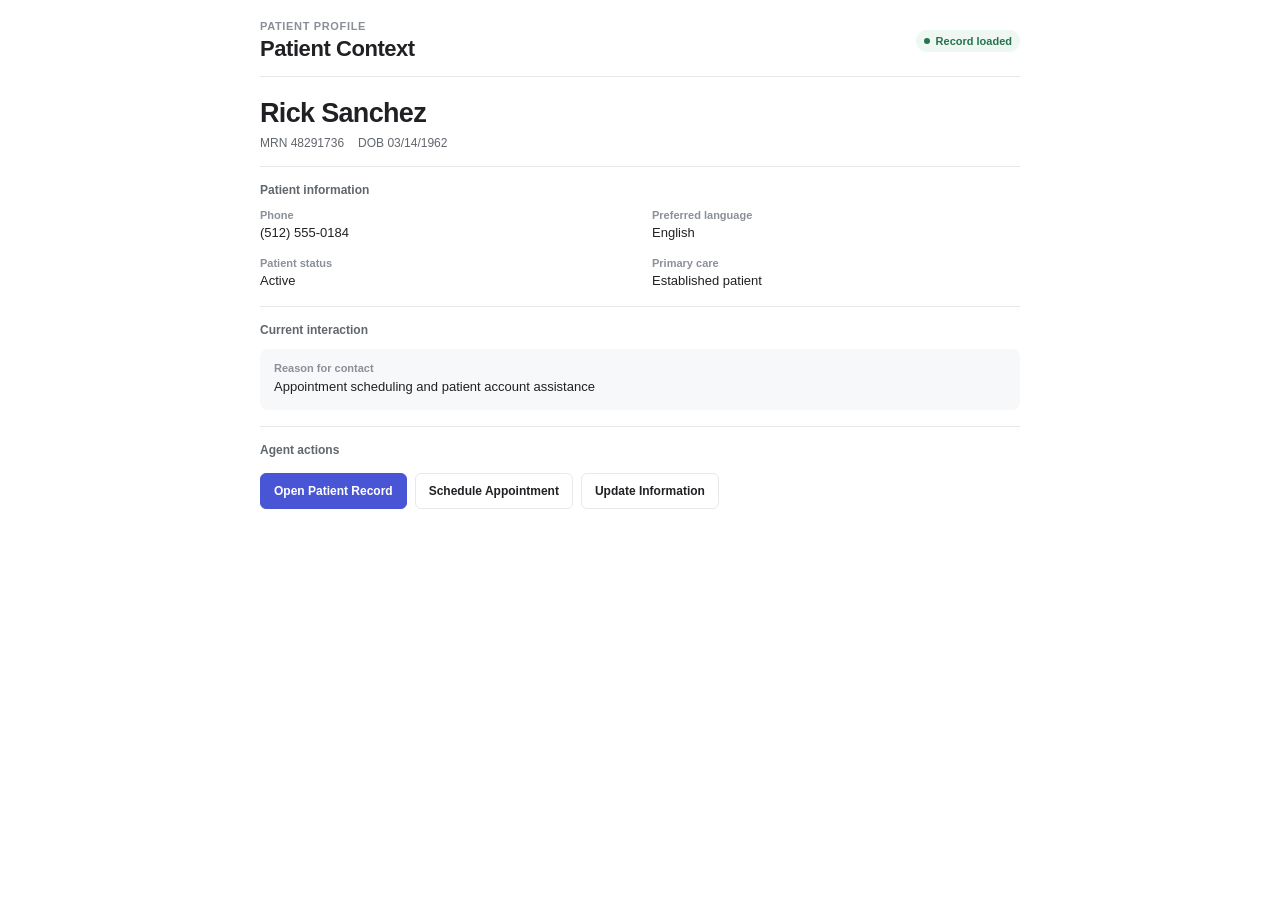
<file: demo-amc.html>
<!DOCTYPE html>
<html lang="en">
<head>
  <meta charset="UTF-8" />
  <meta name="viewport" content="width=device-width, initial-scale=1.0" />

  <title>Patient Profile</title>

  <style>
    * {
      box-sizing: border-box;
    }

    :root {
      --bg: #ffffff;
      --surface: #ffffff;
      --surface-soft: #f7f8fa;
      --border: #e6e8ec;
      --text: #202124;
      --text-secondary: #61666c;
      --text-muted: #8a8f98;
      --accent: #4856d6;
      --accent-hover: #3e49bc;
      --success: #26734d;

      --radius: 8px;
      --font:
        Inter,
        "Segoe UI",
        Roboto,
        Helvetica,
        Arial,
        sans-serif;
    }

    html,
    body {
      margin: 0;
      min-height: 100%;
      background: var(--bg);
      color: var(--text);
      font-family: var(--font);
      font-size: 14px;
      -webkit-font-smoothing: antialiased;
    }

    body {
      padding: clamp(12px, 3vw, 20px);
    }

    .page {
      width: 100%;
      max-width: 760px;
      margin: 0 auto;
    }

    /* HEADER */

    .header {
      display: flex;
      align-items: center;
      justify-content: space-between;
      gap: 12px;
      padding-bottom: 14px;
      border-bottom: 1px solid var(--border);
    }

    .header-copy {
      min-width: 0;
    }

    .eyebrow {
      margin: 0 0 4px;
      color: var(--text-muted);
      font-size: 11px;
      font-weight: 700;
      letter-spacing: 0.06em;
      text-transform: uppercase;
    }

    h1 {
      margin: 0;
      font-size: clamp(18px, 4vw, 22px);
      font-weight: 650;
      letter-spacing: -0.02em;
    }

    .status {
      flex-shrink: 0;
      display: inline-flex;
      align-items: center;
      gap: 6px;
      padding: 5px 8px;
      border-radius: 999px;
      background: #eef7f2;
      color: var(--success);
      font-size: 11px;
      font-weight: 650;
      white-space: nowrap;
    }

    .status-dot {
      width: 6px;
      height: 6px;
      border-radius: 50%;
      background: currentColor;
    }

    /* PATIENT */

    .patient {
      padding: 20px 0 16px;
    }

    .patient-name {
      margin: 0;
      font-size: clamp(21px, 5vw, 27px);
      font-weight: 650;
      line-height: 1.2;
      letter-spacing: -0.025em;
    }

    .patient-meta {
      display: flex;
      flex-wrap: wrap;
      gap: 6px 14px;
      margin-top: 7px;
      color: var(--text-secondary);
      font-size: 12px;
    }

    .meta-item {
      white-space: nowrap;
    }

    /* INFO */

    .section {
      border-top: 1px solid var(--border);
      padding: 16px 0;
    }

    .section-title {
      margin: 0 0 12px;
      color: var(--text-secondary);
      font-size: 12px;
      font-weight: 650;
    }

    .info-grid {
      display: grid;
      grid-template-columns: repeat(2, minmax(0, 1fr));
      gap: 14px 24px;
    }

    .field {
      min-width: 0;
    }

    .label {
      margin-bottom: 3px;
      color: var(--text-muted);
      font-size: 11px;
      font-weight: 550;
    }

    .value {
      color: var(--text);
      font-size: 13px;
      line-height: 1.4;
      overflow-wrap: anywhere;
    }

    /* INTERACTION CONTEXT */

    .context {
      background: var(--surface-soft);
      border-radius: var(--radius);
      padding: 13px 14px;
    }

    .context-label {
      margin-bottom: 4px;
      color: var(--text-muted);
      font-size: 11px;
      font-weight: 600;
    }

    .context-value {
      font-size: 13px;
      line-height: 1.45;
    }

    /* ACTIONS */

    .actions {
      display: flex;
      flex-wrap: wrap;
      gap: 8px;
      padding-top: 4px;
    }

    button {
      appearance: none;
      min-height: 36px;
      border: 1px solid var(--border);
      border-radius: 6px;
      padding: 8px 13px;
      background: var(--surface);
      color: var(--text);
      font: inherit;
      font-size: 12px;
      font-weight: 600;
      cursor: pointer;
      transition:
        background 120ms ease,
        border-color 120ms ease,
        transform 80ms ease;
    }

    button:hover {
      background: var(--surface-soft);
      border-color: #d5d8dd;
    }

    button:active {
      transform: translateY(1px);
    }

    button.primary {
      border-color: var(--accent);
      background: var(--accent);
      color: #ffffff;
    }

    button.primary:hover {
      border-color: var(--accent-hover);
      background: var(--accent-hover);
    }

    /* CONFIRMATION */

    .confirmation {
      display: none;
      margin-top: 10px;
      color: var(--success);
      font-size: 11px;
      font-weight: 600;
    }

    .confirmation.visible {
      display: block;
    }

    /* MOBILE / NARROW AGENT SCRIPT */

    @media (max-width: 480px) {
      body {
        padding: 12px;
      }

      .header {
        align-items: flex-start;
      }

      .info-grid {
        grid-template-columns: 1fr;
        gap: 11px;
      }

      .actions {
        flex-direction: column;
      }

      button {
        width: 100%;
      }
    }

    @media (max-width: 320px) {
      .status {
        display: none;
      }
    }
  </style>
</head>

<body>

  <main class="page">

    <!-- HEADER -->
    <header class="header">
      <div class="header-copy">
        <p class="eyebrow">Patient Profile</p>
        <h1>Patient Context</h1>
      </div>

      <div class="status">
        <span class="status-dot"></span>
        Record loaded
      </div>
    </header>

    <!-- PATIENT IDENTITY -->
    <section class="patient">
      <h2 class="patient-name">Rick Sanchez</h2>

      <div class="patient-meta">
        <span class="meta-item">MRN 48291736</span>
        <span class="meta-item">DOB 03/14/1962</span>
      </div>
    </section>

    <!-- HIGH LEVEL INFO -->
    <section class="section">
      <h3 class="section-title">Patient information</h3>

      <div class="info-grid">

        <div class="field">
          <div class="label">Phone</div>
          <div class="value">(512) 555-0184</div>
        </div>

        <div class="field">
          <div class="label">Preferred language</div>
          <div class="value">English</div>
        </div>

        <div class="field">
          <div class="label">Patient status</div>
          <div class="value">Active</div>
        </div>

        <div class="field">
          <div class="label">Primary care</div>
          <div class="value">Established patient</div>
        </div>

      </div>
    </section>

    <!-- CURRENT CONTACT -->
    <section class="section">
      <h3 class="section-title">Current interaction</h3>

      <div class="context">
        <div class="context-label">Reason for contact</div>
        <div class="context-value">
          Appointment scheduling and patient account assistance
        </div>
      </div>
    </section>

    <!-- ACTIONS -->
    <section class="section">
      <h3 class="section-title">Agent actions</h3>

      <div class="actions">
        <button
          class="primary"
          type="button"
          onclick="handleAction('Patient record opened')"
        >
          Open Patient Record
        </button>

        <button
          type="button"
          onclick="handleAction('Scheduling workflow opened')"
        >
          Schedule Appointment
        </button>

        <button
          type="button"
          onclick="handleAction('Patient information updated')"
        >
          Update Information
        </button>
      </div>

      <div
        id="confirmation"
        class="confirmation"
        aria-live="polite"
      ></div>
    </section>

  </main>

  <script>
    function handleAction(message) {
      const confirmation = document.getElementById("confirmation");

      confirmation.textContent = "✓ " + message;
      confirmation.classList.add("visible");

      window.clearTimeout(window.confirmationTimer);

      window.confirmationTimer = window.setTimeout(() => {
        confirmation.classList.remove("visible");
      }, 2500);
    }
  </script>

</body>
</html>
</file>
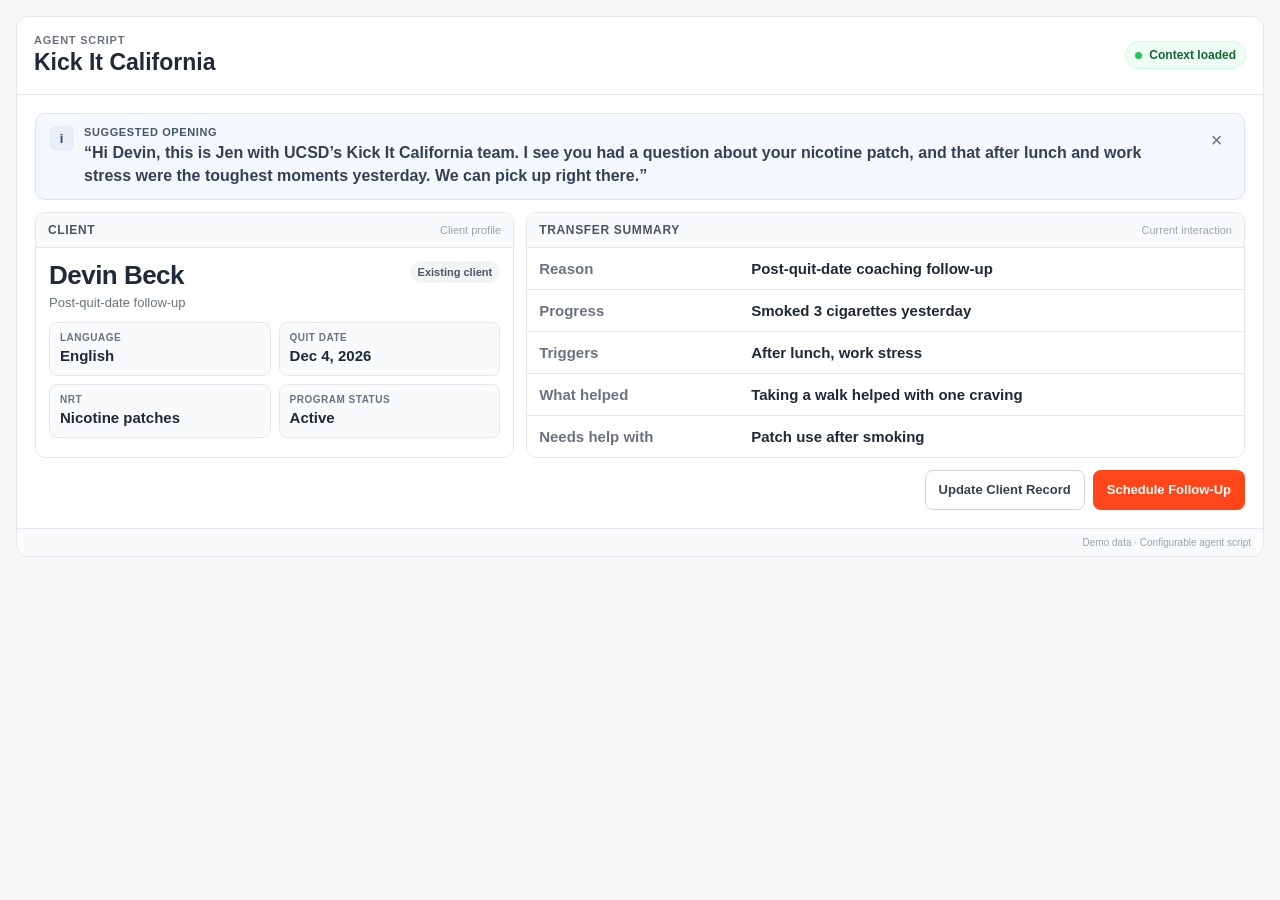
<file: ucsd-agent.html>
<!DOCTYPE html>
<html lang="en">
<head>
  <meta charset="UTF-8" />
  <meta name="viewport" content="width=device-width, initial-scale=1, viewport-fit=cover" />
  <title>Kick It California - Client Context</title>
  <style>
    :root {
      --bg: #f5f6f8;
      --panel: #ffffff;
      --soft: #f8fafc;
      --text: #1f2937;
      --muted: #6b7280;
      --line: #e5e7eb;
      --accent: #ff451a;
      --accent-hover: #e53d16;
      --info-bg: #f4f7fb;
      --info-line: #dbe4ef;
      --success: #166534;
      --success-bg: #f0fdf4;
      --radius: 10px;
    }

    * { box-sizing: border-box; }

    html, body {
      margin: 0;
      min-width: 0;
      min-height: 100%;
      background: var(--bg);
      color: var(--text);
      font-family: Inter, ui-sans-serif, -apple-system, BlinkMacSystemFont, "Segoe UI", Roboto, Helvetica, Arial, sans-serif;
      -webkit-font-smoothing: antialiased;
    }

    body { min-height: 100dvh; }
    button { font: inherit; }

    .app {
      width: 100%;
      min-width: 0;
      padding: clamp(8px, 1.25vw, 16px);
    }

    .script {
      width: 100%;
      min-width: 0;
      background: var(--panel);
      border: 1px solid var(--line);
      border-radius: 12px;
      overflow: hidden;
    }

    .header {
      display: flex;
      align-items: center;
      justify-content: space-between;
      gap: 12px;
      padding: clamp(12px, 1.4vw, 17px);
      border-bottom: 1px solid var(--line);
    }

    .eyebrow {
      margin-bottom: 3px;
      color: var(--muted);
      font-size: 11px;
      font-weight: 800;
      letter-spacing: .07em;
      text-transform: uppercase;
    }

    h1 {
      margin: 0;
      font-size: clamp(18px, 2vw, 23px);
      line-height: 1.2;
      font-weight: 760;
    }

    .status {
      display: inline-flex;
      align-items: center;
      gap: 7px;
      flex: 0 0 auto;
      padding: 6px 9px;
      border: 1px solid #d1fae5;
      border-radius: 999px;
      background: #f0fdf4;
      color: var(--success);
      font-size: 12px;
      font-weight: 700;
      white-space: nowrap;
    }

    .status-dot {
      width: 7px;
      height: 7px;
      border-radius: 50%;
      background: #22c55e;
    }

    .content {
      display: grid;
      gap: 12px;
      padding: clamp(10px, 1.5vw, 18px);
    }

    .guidance {
      position: relative;
      display: grid;
      grid-template-columns: auto minmax(0, 1fr) auto;
      gap: 10px;
      align-items: start;
      padding: 12px 13px;
      border: 1px solid var(--info-line);
      border-radius: var(--radius);
      background: var(--info-bg);
    }

    .guidance.hidden { display: none; }

    .guidance-icon {
      display: grid;
      place-items: center;
      width: 25px;
      height: 25px;
      border-radius: 7px;
      background: #e8eef7;
      color: #334155;
      font-size: 13px;
      font-weight: 800;
    }

    .guidance-label {
      margin-bottom: 3px;
      color: #475569;
      font-size: 11px;
      font-weight: 800;
      letter-spacing: .055em;
      text-transform: uppercase;
    }

    .guidance-copy {
      margin: 0;
      color: #334155;
      font-size: clamp(14px, 1.35vw, 16px);
      line-height: 1.45;
      font-weight: 600;
    }

    .dismiss {
      display: grid;
      place-items: center;
      width: 29px;
      height: 29px;
      padding: 0;
      border: 0;
      border-radius: 7px;
      background: transparent;
      color: #64748b;
      cursor: pointer;
      font-size: 20px;
      line-height: 1;
    }

    .dismiss:hover { background: #e9eef5; }

    .main-grid {
      display: grid;
      grid-template-columns: minmax(250px, .8fr) minmax(360px, 1.2fr);
      gap: 12px;
      min-width: 0;
    }

    .panel {
      min-width: 0;
      border: 1px solid var(--line);
      border-radius: var(--radius);
      background: #fff;
      overflow: hidden;
    }

    .panel-head {
      display: flex;
      align-items: center;
      justify-content: space-between;
      gap: 10px;
      padding: 10px 12px;
      border-bottom: 1px solid var(--line);
      background: var(--soft);
    }

    .panel-title {
      margin: 0;
      font-size: 12px;
      font-weight: 800;
      letter-spacing: .055em;
      text-transform: uppercase;
      color: #4b5563;
    }

    .source {
      color: #9ca3af;
      font-size: 11px;
      white-space: nowrap;
    }

    .client {
      padding: 13px;
    }

    .client-row {
      display: flex;
      align-items: flex-start;
      justify-content: space-between;
      gap: 10px;
      margin-bottom: 12px;
    }

    .client-name {
      margin: 0;
      font-size: clamp(20px, 2.1vw, 26px);
      line-height: 1.15;
      font-weight: 760;
      letter-spacing: -0.02em;
    }

    .client-sub {
      margin-top: 4px;
      color: var(--muted);
      font-size: 13px;
    }

    .pill {
      display: inline-flex;
      align-items: center;
      padding: 5px 8px;
      border-radius: 999px;
      background: #f3f4f6;
      color: #4b5563;
      font-size: 11px;
      font-weight: 750;
      white-space: nowrap;
    }

    .facts {
      display: grid;
      grid-template-columns: repeat(2, minmax(0, 1fr));
      gap: 8px;
    }

    .fact {
      min-width: 0;
      padding: 9px 10px;
      border: 1px solid var(--line);
      border-radius: 8px;
      background: var(--soft);
    }

    .label {
      display: block;
      margin-bottom: 3px;
      color: var(--muted);
      font-size: 10px;
      font-weight: 800;
      letter-spacing: .05em;
      text-transform: uppercase;
    }

    .value {
      display: block;
      min-width: 0;
      font-size: clamp(13px, 1.25vw, 15px);
      line-height: 1.35;
      font-weight: 650;
      overflow-wrap: anywhere;
    }

    .summary { display: grid; }

    .summary-row {
      display: grid;
      grid-template-columns: minmax(100px, .42fr) minmax(0, 1fr);
      gap: 10px;
      padding: 10px 12px;
      border-bottom: 1px solid var(--line);
      font-size: clamp(13px, 1.25vw, 15px);
      line-height: 1.4;
    }

    .summary-row:last-child { border-bottom: 0; }
    .summary-key { color: var(--muted); font-weight: 650; }
    .summary-value { min-width: 0; font-weight: 620; overflow-wrap: anywhere; }

    .actions {
      display: flex;
      justify-content: flex-end;
      gap: 8px;
      flex-wrap: wrap;
    }

    .btn {
      min-height: 40px;
      border: 1px solid transparent;
      border-radius: 8px;
      padding: 9px 13px;
      font-size: 13px;
      font-weight: 760;
      cursor: pointer;
    }

    .btn-secondary {
      border-color: #d1d5db;
      background: #fff;
      color: #374151;
    }

    .btn-secondary:hover { background: #f9fafb; }

    .btn-primary {
      background: var(--accent);
      color: #fff;
    }

    .btn-primary:hover { background: var(--accent-hover); }

    .toast {
      display: none;
      padding: 9px 11px;
      border: 1px solid #bbf7d0;
      border-radius: 8px;
      background: var(--success-bg);
      color: var(--success);
      font-size: 12px;
      font-weight: 650;
    }

    .toast.show { display: block; }

    .footer {
      padding: 8px 12px;
      border-top: 1px solid var(--line);
      background: var(--soft);
      color: #9ca3af;
      font-size: 10px;
      text-align: right;
    }

    @media (max-width: 820px) {
      .main-grid { grid-template-columns: 1fr; }
    }

    @media (max-width: 520px) {
      .app { padding: 7px; }
      .header { align-items: flex-start; }
      .status { font-size: 11px; }
      .guidance { grid-template-columns: auto minmax(0, 1fr) auto; }
      .facts { grid-template-columns: 1fr 1fr; }
      .summary-row { grid-template-columns: 92px minmax(0, 1fr); }
      .actions { display: grid; grid-template-columns: 1fr; }
      .btn { width: 100%; }
    }

    @media (max-width: 340px) {
      .facts { grid-template-columns: 1fr; }
      .summary-row { grid-template-columns: 1fr; gap: 3px; }
    }
  </style>
</head>
<body>
  <main class="app">
    <section class="script" aria-label="Kick It California client context">
      <header class="header">
        <div>
          <div class="eyebrow">Agent Script</div>
          <h1>Kick It California</h1>
        </div>
        <div class="status" aria-label="Client context loaded">
          <span class="status-dot" aria-hidden="true"></span>
          Context loaded
        </div>
      </header>

      <div class="content">
        <section class="guidance" id="guidanceBanner" aria-label="Opening guidance">
          <div class="guidance-icon" aria-hidden="true">i</div>
          <div>
            <div class="guidance-label">Suggested opening</div>
            <p class="guidance-copy">“Hi Devin, this is Jen with UCSD’s Kick It California team. I see you had a question about your nicotine patch, and that after lunch and work stress were the toughest moments yesterday. We can pick up right there.”</p>
          </div>
          <button class="dismiss" id="dismissGuidance" type="button" aria-label="Dismiss opening guidance">×</button>
        </section>

        <div class="main-grid">
          <section class="panel" aria-labelledby="client-title">
            <div class="panel-head">
              <h2 class="panel-title" id="client-title">Client</h2>
              <span class="source">Client profile</span>
            </div>
            <div class="client">
              <div class="client-row">
                <div>
                  <h3 class="client-name">Devin Beck</h3>
                  <div class="client-sub">Post-quit-date follow-up</div>
                </div>
                <span class="pill">Existing client</span>
              </div>

              <div class="facts">
                <div class="fact">
                  <span class="label">Language</span>
                  <span class="value">English</span>
                </div>
                <div class="fact">
                  <span class="label">Quit date</span>
                  <span class="value" id="quitDate">—</span>
                </div>
                <div class="fact">
                  <span class="label">NRT</span>
                  <span class="value">Nicotine patches</span>
                </div>
                <div class="fact">
                  <span class="label">Program status</span>
                  <span class="value">Active</span>
                </div>
              </div>
            </div>
          </section>

          <section class="panel" aria-labelledby="transfer-title">
            <div class="panel-head">
              <h2 class="panel-title" id="transfer-title">Transfer Summary</h2>
              <span class="source">Current interaction</span>
            </div>
            <div class="summary">
              <div class="summary-row">
                <div class="summary-key">Reason</div>
                <div class="summary-value">Post-quit-date coaching follow-up</div>
              </div>
              <div class="summary-row">
                <div class="summary-key">Progress</div>
                <div class="summary-value">Smoked 3 cigarettes yesterday</div>
              </div>
              <div class="summary-row">
                <div class="summary-key">Triggers</div>
                <div class="summary-value">After lunch, work stress</div>
              </div>
              <div class="summary-row">
                <div class="summary-key">What helped</div>
                <div class="summary-value">Taking a walk helped with one craving</div>
              </div>
              <div class="summary-row">
                <div class="summary-key">Needs help with</div>
                <div class="summary-value">Patch use after smoking</div>
              </div>
            </div>
          </section>
        </div>

        <div class="actions">
          <button class="btn btn-secondary" id="updateBtn" type="button">Update Client Record</button>
          <button class="btn btn-primary" id="scheduleBtn" type="button">Schedule Follow-Up</button>
        </div>

        <div class="toast" id="toast" role="status" aria-live="polite">Client record updated.</div>
      </div>

      <footer class="footer">Demo data · Configurable agent script</footer>
    </section>
  </main>

  <script>
    const quitDateEl = document.getElementById('quitDate');
    const guidanceBanner = document.getElementById('guidanceBanner');
    const dismissGuidance = document.getElementById('dismissGuidance');
    const updateBtn = document.getElementById('updateBtn');
    const scheduleBtn = document.getElementById('scheduleBtn');
    const toast = document.getElementById('toast');

    function formatDate(date) {
      return new Intl.DateTimeFormat('en-US', {
        month: 'short',
        day: 'numeric',
        year: 'numeric'
      }).format(date);
    }

    const yesterday = new Date();
    yesterday.setHours(12, 0, 0, 0);
    yesterday.setDate(yesterday.getDate() - 1);
    quitDateEl.textContent = formatDate(yesterday);

    dismissGuidance.addEventListener('click', () => {
      guidanceBanner.classList.add('hidden');
    });

    updateBtn.addEventListener('click', () => {
      updateBtn.textContent = 'Saving...';
      toast.classList.remove('show');
      window.setTimeout(() => {
        updateBtn.textContent = 'Record Updated';
        toast.classList.add('show');
      }, 500);
    });

    scheduleBtn.addEventListener('click', () => {
      window.location.href = 'schedule-followup.html';
    });
  </script>
</body>
</html>
</file>
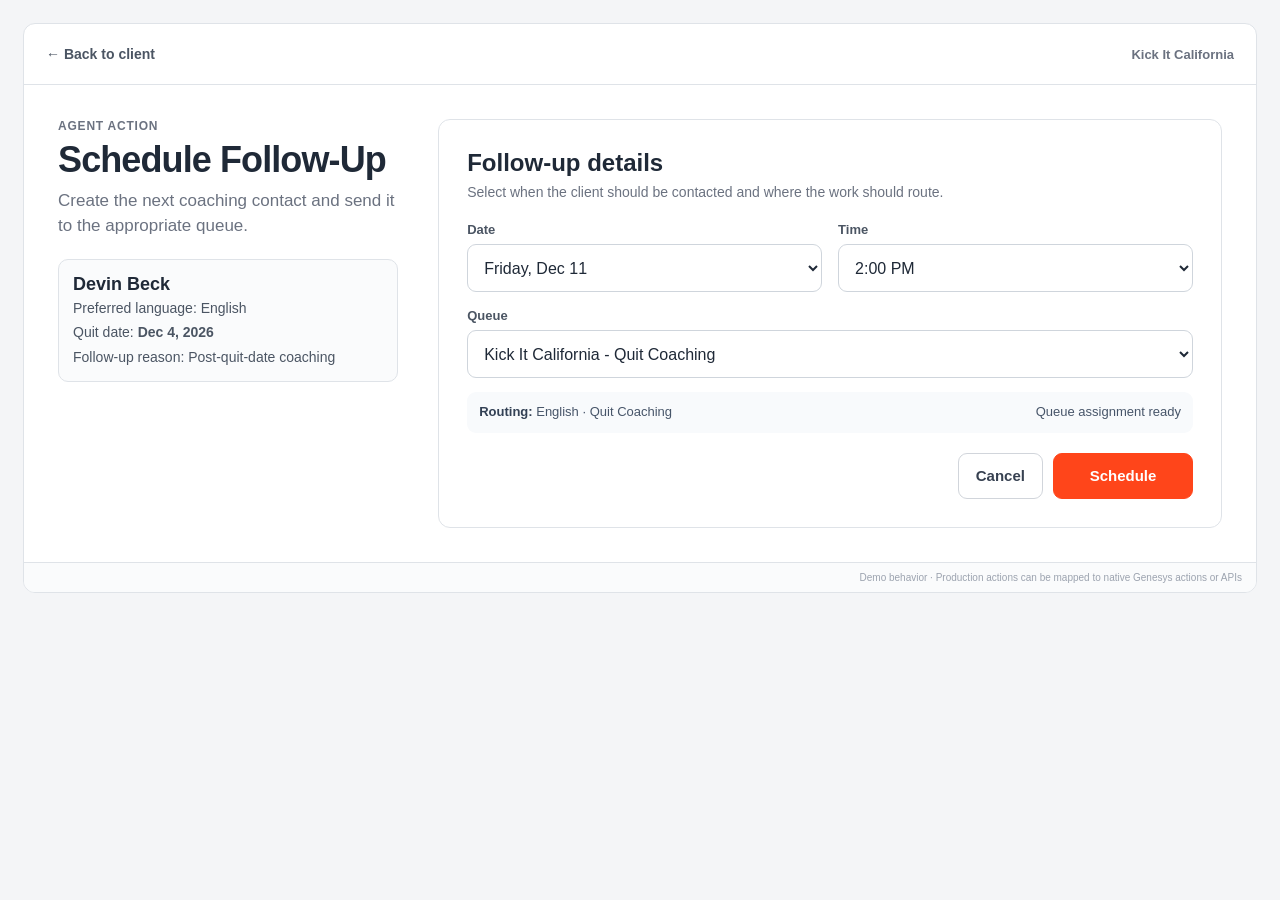
<file: ucsd-schedule.html>
<!DOCTYPE html>
<html lang="en">
<head>
  <meta charset="UTF-8" />
  <meta name="viewport" content="width=device-width, initial-scale=1, viewport-fit=cover" />
  <title>Kick It California - Schedule Follow-Up</title>
  <style>
    :root {
      --bg: #f4f5f7;
      --panel: #ffffff;
      --text: #1f2937;
      --muted: #6b7280;
      --line: #dfe3e8;
      --accent: #ff451a;
      --accent-hover: #e53d16;
      --success: #166534;
      --success-bg: #f0fdf4;
      --success-line: #bbf7d0;
      --focus: rgba(255, 69, 26, .14);
    }

    * { box-sizing: border-box; }

    html, body {
      margin: 0;
      min-width: 0;
      min-height: 100%;
      background: var(--bg);
      color: var(--text);
      font-family: Inter, ui-sans-serif, -apple-system, BlinkMacSystemFont, "Segoe UI", Roboto, Helvetica, Arial, sans-serif;
      -webkit-font-smoothing: antialiased;
    }

    body { min-height: 100dvh; }
    button, select { font: inherit; }

    .page {
      width: 100%;
      min-width: 0;
      padding: clamp(10px, 1.8vw, 24px);
    }

    .workspace {
      width: 100%;
      min-width: 0;
      background: var(--panel);
      border: 1px solid var(--line);
      border-radius: 12px;
      overflow: hidden;
    }

    .topbar {
      display: flex;
      align-items: center;
      justify-content: space-between;
      gap: 12px;
      padding: clamp(14px, 2vw, 22px);
      border-bottom: 1px solid var(--line);
    }

    .back {
      display: inline-flex;
      align-items: center;
      gap: 6px;
      border: 0;
      background: transparent;
      color: #4b5563;
      padding: 0;
      font-size: 14px;
      font-weight: 700;
      cursor: pointer;
    }

    .back:hover { color: #111827; }

    .program {
      color: var(--muted);
      font-size: 13px;
      font-weight: 700;
    }

    .body {
      display: grid;
      grid-template-columns: minmax(230px, .62fr) minmax(420px, 1.38fr);
      gap: clamp(16px, 2.2vw, 28px);
      padding: clamp(18px, 2.7vw, 34px);
      min-width: 0;
    }

    .context {
      min-width: 0;
      padding-right: clamp(0px, 1vw, 12px);
    }

    .eyebrow {
      margin-bottom: 7px;
      color: var(--muted);
      font-size: 12px;
      font-weight: 800;
      letter-spacing: .065em;
      text-transform: uppercase;
    }

    h1 {
      margin: 0 0 8px;
      font-size: clamp(25px, 3vw, 36px);
      line-height: 1.1;
      letter-spacing: -0.025em;
    }

    .lead {
      margin: 0;
      color: var(--muted);
      font-size: clamp(15px, 1.45vw, 17px);
      line-height: 1.5;
    }

    .client-card {
      margin-top: 20px;
      padding: 14px;
      border: 1px solid var(--line);
      border-radius: 10px;
      background: #fafbfc;
    }

    .client-name {
      margin: 0 0 4px;
      font-size: 18px;
      font-weight: 760;
    }

    .client-meta {
      display: grid;
      gap: 5px;
      color: #4b5563;
      font-size: 14px;
      line-height: 1.4;
    }

    .form-card {
      min-width: 0;
      border: 1px solid var(--line);
      border-radius: 12px;
      background: #fff;
      padding: clamp(18px, 2.3vw, 28px);
    }

    .form-title {
      margin: 0 0 4px;
      font-size: clamp(19px, 2vw, 24px);
      line-height: 1.25;
      font-weight: 760;
    }

    .form-subtitle {
      margin: 0 0 20px;
      color: var(--muted);
      font-size: 14px;
      line-height: 1.45;
    }

    .form-grid {
      display: grid;
      grid-template-columns: repeat(2, minmax(0, 1fr));
      gap: 16px;
    }

    .field-group { min-width: 0; }
    .field-group.full { grid-column: 1 / -1; }

    label {
      display: block;
      margin-bottom: 7px;
      color: #4b5563;
      font-size: 13px;
      font-weight: 750;
    }

    select {
      width: 100%;
      min-width: 0;
      height: 48px;
      padding: 0 12px;
      border: 1px solid #cfd5dc;
      border-radius: 9px;
      background: #fff;
      color: var(--text);
      font-size: 16px;
      outline: none;
    }

    select:focus {
      border-color: var(--accent);
      box-shadow: 0 0 0 3px var(--focus);
    }

    .routing-note {
      display: flex;
      align-items: center;
      justify-content: space-between;
      gap: 12px;
      margin-top: 14px;
      padding: 11px 12px;
      border-radius: 9px;
      background: #f8fafc;
      color: #475569;
      font-size: 13px;
      line-height: 1.4;
    }

    .routing-note strong { color: #334155; }

    .actions {
      display: flex;
      justify-content: flex-end;
      gap: 10px;
      margin-top: 20px;
    }

    .btn {
      min-height: 46px;
      border-radius: 9px;
      padding: 10px 17px;
      font-size: 15px;
      font-weight: 760;
      cursor: pointer;
    }

    .btn-secondary {
      border: 1px solid #d1d5db;
      background: #fff;
      color: #374151;
    }

    .btn-secondary:hover { background: #f9fafb; }

    .btn-primary {
      border: 1px solid var(--accent);
      background: var(--accent);
      color: #fff;
      min-width: 140px;
    }

    .btn-primary:hover { background: var(--accent-hover); border-color: var(--accent-hover); }
    .btn:disabled { opacity: .72; cursor: default; }

    .confirmation {
      display: none;
      margin-top: 16px;
      padding: 13px 14px;
      border: 1px solid var(--success-line);
      border-radius: 9px;
      background: var(--success-bg);
      color: var(--success);
      font-size: 14px;
      line-height: 1.45;
    }

    .confirmation.show { display: block; }
    .confirmation strong { display: block; margin-bottom: 2px; }

    .footer {
      padding: 9px 14px;
      border-top: 1px solid var(--line);
      background: #fafbfc;
      color: #9ca3af;
      font-size: 10px;
      text-align: right;
    }

    @media (max-width: 850px) {
      .body { grid-template-columns: 1fr; }
      .context { padding-right: 0; }
      .client-card { margin-top: 14px; }
    }

    @media (max-width: 560px) {
      .page { padding: 7px; }
      .topbar { padding: 13px; }
      .program { display: none; }
      .body { padding: 14px; }
      .form-card { padding: 15px; }
      .form-grid { grid-template-columns: 1fr; gap: 13px; }
      .field-group.full { grid-column: auto; }
      .routing-note { align-items: flex-start; flex-direction: column; gap: 3px; }
      .actions { display: grid; grid-template-columns: 1fr; }
      .btn { width: 100%; }
    }
  </style>
</head>
<body>
  <main class="page">
    <section class="workspace" aria-label="Schedule Kick It California follow-up">
      <header class="topbar">
        <button class="back" id="backBtn" type="button" aria-label="Back to client context">← Back to client</button>
        <div class="program">Kick It California</div>
      </header>

      <div class="body">
        <section class="context">
          <div class="eyebrow">Agent action</div>
          <h1>Schedule Follow-Up</h1>
          <p class="lead">Create the next coaching contact and send it to the appropriate queue.</p>

          <div class="client-card" aria-label="Client summary">
            <h2 class="client-name">Devin Beck</h2>
            <div class="client-meta">
              <span>Preferred language: English</span>
              <span>Quit date: <strong id="quitDate">—</strong></span>
              <span>Follow-up reason: Post-quit-date coaching</span>
            </div>
          </div>
        </section>

        <section class="form-card" aria-labelledby="form-title">
          <h2 class="form-title" id="form-title">Follow-up details</h2>
          <p class="form-subtitle">Select when the client should be contacted and where the work should route.</p>

          <form id="followupForm">
            <div class="form-grid">
              <div class="field-group">
                <label for="followupDate">Date</label>
                <select id="followupDate" aria-label="Follow-up date"></select>
              </div>

              <div class="field-group">
                <label for="followupTime">Time</label>
                <select id="followupTime" aria-label="Follow-up time">
                  <option value="2:00 PM">2:00 PM</option>
                  <option value="3:00 PM">3:00 PM</option>
                  <option value="4:00 PM">4:00 PM</option>
                </select>
              </div>

              <div class="field-group full">
                <label for="followupQueue">Queue</label>
                <select id="followupQueue" aria-label="Follow-up queue">
                  <option value="Kick It California - Quit Coaching">Kick It California - Quit Coaching</option>
                </select>
              </div>
            </div>

            <div class="routing-note">
              <span><strong>Routing:</strong> English · Quit Coaching</span>
              <span>Queue assignment ready</span>
            </div>

            <div class="actions">
              <button class="btn btn-secondary" id="cancelBtn" type="button">Cancel</button>
              <button class="btn btn-primary" id="scheduleBtn" type="submit">Schedule</button>
            </div>

            <div class="confirmation" id="confirmation" role="status" aria-live="polite">
              <strong id="confirmationTitle">Follow-up created.</strong>
              <span id="confirmationDetail"></span>
            </div>
          </form>
        </section>
      </div>

      <footer class="footer">Demo behavior · Production actions can be mapped to native Genesys actions or APIs</footer>
    </section>
  </main>

  <script>
    const quitDateEl = document.getElementById('quitDate');
    const followupForm = document.getElementById('followupForm');
    const followupDate = document.getElementById('followupDate');
    const followupTime = document.getElementById('followupTime');
    const followupQueue = document.getElementById('followupQueue');
    const scheduleBtn = document.getElementById('scheduleBtn');
    const confirmation = document.getElementById('confirmation');
    const confirmationTitle = document.getElementById('confirmationTitle');
    const confirmationDetail = document.getElementById('confirmationDetail');
    const backBtn = document.getElementById('backBtn');
    const cancelBtn = document.getElementById('cancelBtn');

    function startOfDay(date) {
      const copy = new Date(date);
      copy.setHours(12, 0, 0, 0);
      return copy;
    }

    function formatLong(date) {
      return new Intl.DateTimeFormat('en-US', {
        month: 'short',
        day: 'numeric',
        year: 'numeric'
      }).format(date);
    }

    function formatOption(date) {
      return new Intl.DateTimeFormat('en-US', {
        weekday: 'long',
        month: 'short',
        day: 'numeric'
      }).format(date);
    }

    function nextWeekday(fromDate, weekday) {
      const result = startOfDay(fromDate);
      let delta = (weekday - result.getDay() + 7) % 7;
      if (delta === 0) delta = 7;
      result.setDate(result.getDate() + delta);
      return result;
    }

    const today = startOfDay(new Date());
    const yesterday = startOfDay(today);
    yesterday.setDate(yesterday.getDate() - 1);
    quitDateEl.textContent = formatLong(yesterday);

    const dateChoices = [
      nextWeekday(today, 5),
      nextWeekday(today, 1),
      nextWeekday(today, 2)
    ];

    dateChoices.forEach((date) => {
      const option = document.createElement('option');
      option.value = date.toISOString();
      option.textContent = formatOption(date);
      followupDate.appendChild(option);
    });

    function goBack() {
      window.location.href = 'patient-context.html';
    }

    backBtn.addEventListener('click', goBack);
    cancelBtn.addEventListener('click', goBack);

    followupForm.addEventListener('submit', (event) => {
      event.preventDefault();
      scheduleBtn.disabled = true;
      scheduleBtn.textContent = 'Scheduling...';
      confirmation.classList.remove('show');

      window.setTimeout(() => {
        const selectedDate = new Date(followupDate.value);
        confirmationTitle.textContent = 'Follow-up created in Genesys.';
        confirmationDetail.textContent = `${formatOption(selectedDate)} at ${followupTime.value} · ${followupQueue.value}`;
        confirmation.classList.add('show');
        scheduleBtn.textContent = 'Scheduled';
      }, 650);
    });
  </script>
</body>
</html>
</file>
